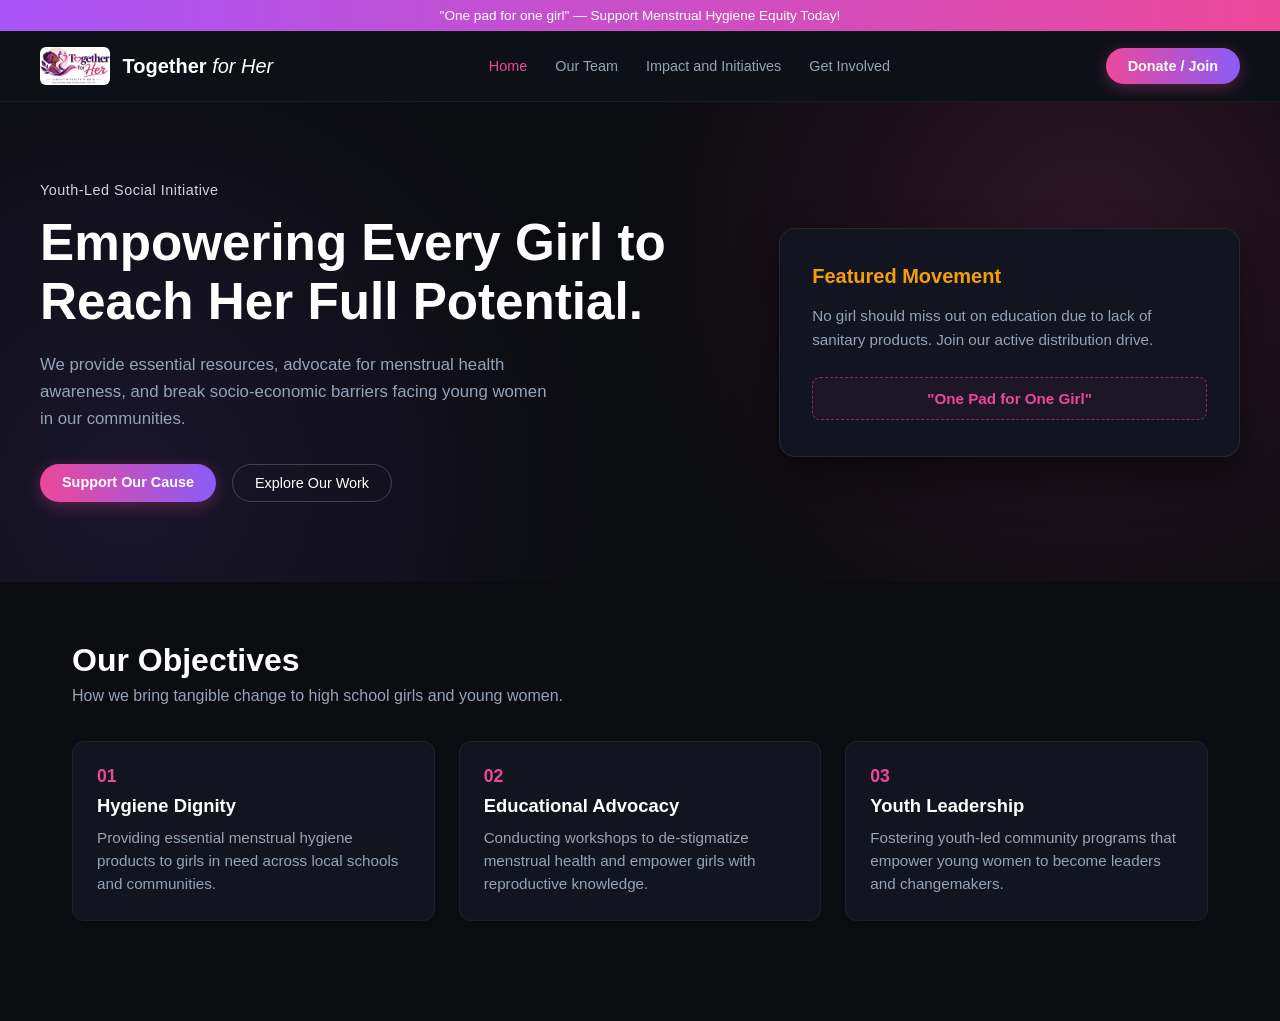
<file: index.html>
<!DOCTYPE html>
<html lang="en">
<head>
    <meta charset="UTF-8">
    <meta name="viewport" content="width=device-width, initial-scale=1.0">
    <title>Together for Her</title>
    <style>
        * {
            box-sizing: border-box;
            margin: 0;
            padding: 0;
        }

        body {
            background-color: #0b0c10;
            color: #ffffff;
            font-family: -apple-system, BlinkMacSystemFont, "Segoe UI", Roboto, Helvetica, Arial, sans-serif;
            min-height: 100vh;
        }

        /* TOP ANNOUNCEMENT BANNER */
        .top-banner {
            background: linear-gradient(90deg, #a855f7 0%, #ec4899 100%);
            color: #ffffff;
            text-align: center;
            padding: 8px 12px;
            font-size: 0.85rem;
            font-weight: 500;
        }

        /* NAVBAR */
        .navbar {
            background-color: #0e1017;
            padding: 16px 32px;
            border-bottom: 1px solid rgba(255, 255, 255, 0.05);
        }

        .nav-container {
            max-width: 1200px;
            margin: 0 auto;
            display: flex;
            justify-content: space-between;
            align-items: center;
        }

        .brand {
            display: flex;
            align-items: center;
            gap: 12px;
            text-decoration: none;
            color: #ffffff;
        }

        .nav-logo {
            height: 38px;
            width: auto;
            border-radius: 6px;
        }

        .brand-text {
            font-size: 1.25rem;
            font-weight: 700;
        }

        .brand-text i {
            font-style: italic;
            font-weight: 300;
        }

        .nav-links {
            display: flex;
            list-style: none;
            gap: 28px;
        }

        .nav-links a {
            color: #94a3b8;
            text-decoration: none;
            font-size: 0.9rem;
            transition: color 0.2s ease;
        }

        .nav-links a:hover,
        .nav-links a.active {
            color: #ec4899;
        }

        /* BUTTONS */
        .btn-gradient {
            background: linear-gradient(90deg, #ec4899 0%, #8b5cf6 100%);
            color: #ffffff;
            text-decoration: none;
            padding: 10px 22px;
            border-radius: 9999px;
            font-weight: 600;
            font-size: 0.9rem;
            display: inline-block;
            box-shadow: 0 4px 15px rgba(236, 72, 153, 0.3);
            transition: transform 0.1s ease, opacity 0.2s ease;
        }

        .btn-gradient:hover {
            opacity: 0.95;
            transform: translateY(-1px);
        }

        .btn-outline {
            background-color: transparent;
            border: 1px solid rgba(255, 255, 255, 0.2);
            color: #ffffff;
            text-decoration: none;
            padding: 10px 22px;
            border-radius: 9999px;
            font-weight: 500;
            font-size: 0.9rem;
            display: inline-block;
            transition: background-color 0.2s ease;
        }

        .btn-outline:hover {
            background-color: rgba(255, 255, 255, 0.05);
        }

        /* HERO SECTION */
        .hero-section {
            background: radial-gradient(circle at 85% 30%, rgba(236, 72, 153, 0.15) 0%, transparent 40%),
                        radial-gradient(circle at 10% 80%, rgba(139, 92, 246, 0.12) 0%, transparent 40%);
            padding: 80px 32px;
        }

        .hero-container {
            max-width: 1200px;
            margin: 0 auto;
            display: grid;
            grid-template-columns: 1.2fr 0.8fr;
            gap: 48px;
            align-items: center;
        }

        .sub-heading {
            color: #cbd5e1;
            font-size: 0.9rem;
            letter-spacing: 0.5px;
            display: block;
            margin-bottom: 16px;
        }

        .hero-title {
            font-size: 3.2rem;
            line-height: 1.15;
            font-weight: 800;
            color: #ffffff;
            margin-bottom: 20px;
        }

        .hero-description {
            color: #94a3b8;
            font-size: 1.05rem;
            line-height: 1.6;
            margin-bottom: 32px;
            max-width: 520px;
        }

        .hero-buttons {
            display: flex;
            gap: 16px;
        }

        /* FEATURED CARD */
        .featured-card {
            background-color: #121520;
            border: 1px solid rgba(255, 255, 255, 0.08);
            border-radius: 16px;
            padding: 36px 32px;
            box-shadow: 0 20px 40px rgba(0, 0, 0, 0.5);
        }

        .card-title {
            color: #f59e0b;
            font-size: 1.25rem;
            font-weight: 700;
            margin-bottom: 16px;
        }

        .card-text {
            color: #94a3b8;
            font-size: 0.95rem;
            line-height: 1.6;
            margin-bottom: 24px;
        }

        .card-badge {
            border: 1px dashed rgba(236, 72, 153, 0.5);
            background-color: rgba(236, 72, 153, 0.05);
            color: #ec4899;
            text-align: center;
            padding: 12px;
            border-radius: 8px;
            font-weight: 600;
            font-size: 0.95rem;
        }

        /* OBJECTIVES SECTION */
        .objectives-section {
            max-width: 1200px;
            margin: 0 auto;
            padding: 60px 32px 100px;
        }

        .section-title {
            font-size: 2rem;
            font-weight: 700;
            margin-bottom: 8px;
        }

        .section-subtitle {
            color: #94a3b8;
            margin-bottom: 36px;
            font-size: 1rem;
        }

        .objectives-grid {
            display: grid;
            grid-template-columns: repeat(auto-fit, minmax(300px, 1fr));
            gap: 24px;
        }

        .objective-card {
            background: #121520;
            border: 1px solid rgba(255, 255, 255, 0.05);
            padding: 24px;
            border-radius: 12px;
        }

        .objective-num {
            color: #ec4899;
            font-weight: 700;
            font-size: 1.1rem;
            margin-bottom: 8px;
            display: block;
        }

        .objective-card h3 {
            font-size: 1.15rem;
            margin-bottom: 10px;
        }

        .objective-card p {
            color: #94a3b8;
            font-size: 0.95rem;
            line-height: 1.5;
        }
    </style>
</head>
<body>

    <!-- TOP ANNOUNCEMENT BANNER -->
    <div class="top-banner">
        "One pad for one girl" — Support Menstrual Hygiene Equity Today!
    </div>

    <!-- NAVBAR -->
    <nav class="navbar">
        <div class="nav-container">
            <a href="index.html" class="brand">
                <img src="images/logo.png" alt="Together for Her Logo" class="nav-logo" onerror="this.style.display='none'">
                <span class="brand-text">Together <i>for Her</i></span>
            </a>
            
            <ul class="nav-links">
                <li><a href="index.html" class="active">Home</a></li>
                <li><a href="team.html">Our Team</a></li>
                <li><a href="impact.html">Impact and Initiatives</a></li>
                <li><a href="contact.html">Get Involved</a></li>
            </ul>

            <a href="contact.html" class="btn-gradient">Donate / Join</a>
        </div>
    </nav>

    <!-- HERO SECTION -->
    <section class="hero-section">
        <div class="hero-container">
            
            <div class="hero-left">
                <span class="sub-heading">Youth-Led Social Initiative</span>
                <h1 class="hero-title">Empowering Every Girl to Reach Her Full Potential.</h1>
                <p class="hero-description">
                    We provide essential resources, advocate for menstrual health awareness, and break socio-economic barriers facing young women in our communities.
                </p>
                <div class="hero-buttons">
                    <a href="contact.html" class="btn-gradient">Support Our Cause</a>
                    <a href="impact.html" class="btn-outline">Explore Our Work</a>
                </div>
            </div>

            <div class="hero-right">
                <div class="featured-card">
                    <h3 class="card-title">Featured Movement</h3>
                    <p class="card-text">
                        No girl should miss out on education due to lack of sanitary products. Join our active distribution drive.
                    </p>
                    <div class="card-badge">
                        "One Pad for One Girl"
                    </div>
                </div>
            </div>

        </div>
    </section>

    <!-- OUR OBJECTIVES SECTION -->
    <section class="objectives-section">
        <h2 class="section-title">Our Objectives</h2>
        <p class="section-subtitle">How we bring tangible change to high school girls and young women.</p>

        <div class="objectives-grid">
            <div class="objective-card">
                <span class="objective-num">01</span>
                <h3>Hygiene Dignity</h3>
                <p>Providing essential menstrual hygiene products to girls in need across local schools and communities.</p>
            </div>

            <div class="objective-card">
                <span class="objective-num">02</span>
                <h3>Educational Advocacy</h3>
                <p>Conducting workshops to de-stigmatize menstrual health and empower girls with reproductive knowledge.</p>
            </div>

            <div class="objective-card">
                <span class="objective-num">03</span>
                <h3>Youth Leadership</h3>
                <p>Fostering youth-led community programs that empower young women to become leaders and changemakers.</p>
            </div>
        </div>
    </section>

    <script src="js/main.js"></script>
</body>
</html>
</file>
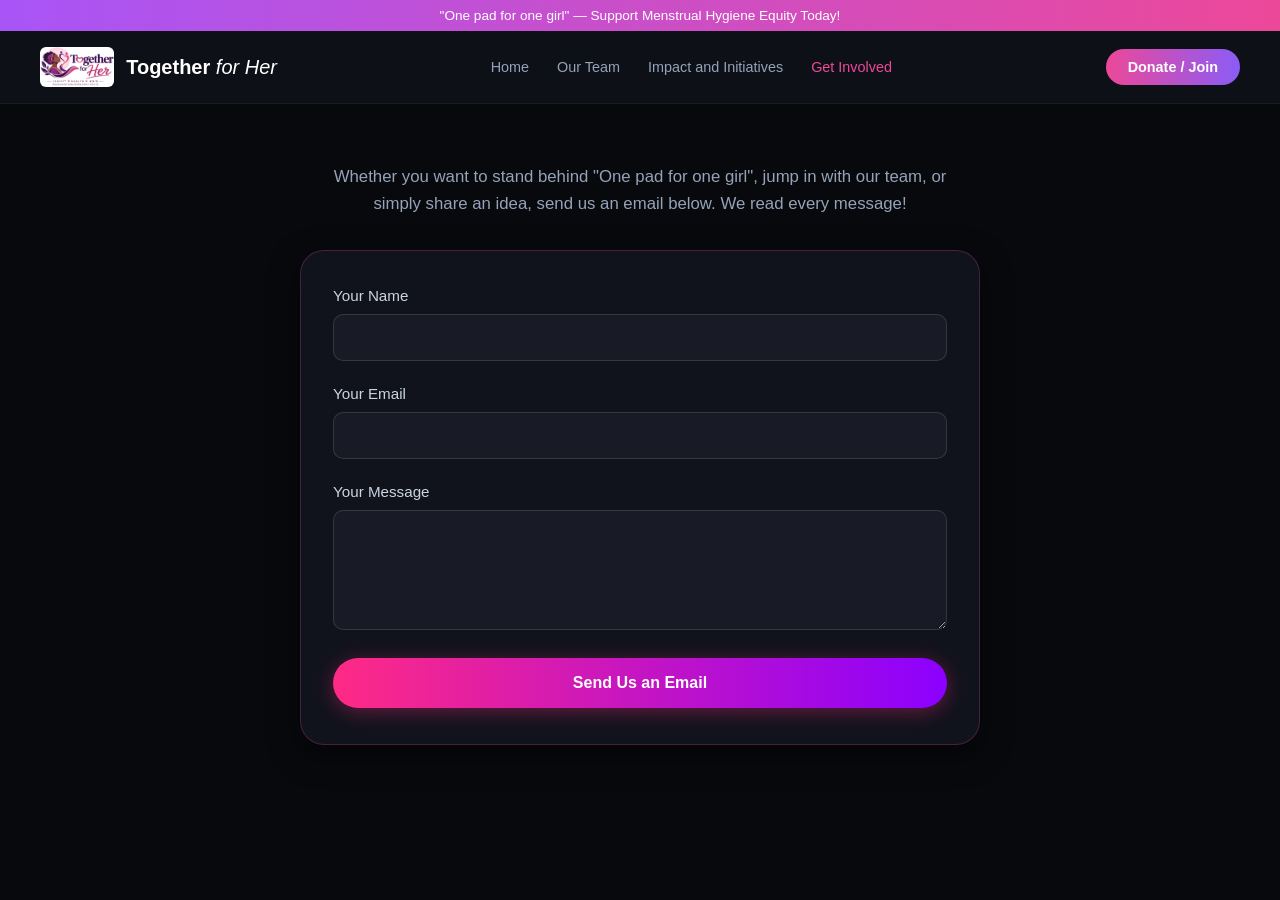
<file: contact.html>
<!DOCTYPE html>
<html lang="en">
<head>
    <meta charset="UTF-8">
    <meta name="viewport" content="width=device-width, initial-scale=1.0">
    <title>Get Involved | Together for Her</title>
    <style>
        * { box-sizing: border-box; margin: 0; padding: 0; }
        img { max-width: 100%; height: auto; }
        
        body { 
            background-color: #08090d; 
            color: #ffffff; 
            font-family: -apple-system, BlinkMacSystemFont, "Segoe UI", Roboto, Helvetica, Arial, sans-serif; 
            min-height: 100vh; 
        }

        .top-banner { 
            background: linear-gradient(90deg, #a855f7 0%, #ec4899 100%); 
            color: #ffffff; 
            text-align: center; 
            padding: 8px 12px; 
            font-size: 0.85rem; 
            font-weight: 500; 
        }

        .navbar { 
            background-color: #0e1017; 
            padding: 16px 32px; 
            border-bottom: 1px solid rgba(255, 255, 255, 0.05); 
        }

        .nav-container { 
            max-width: 1200px; 
            margin: 0 auto; 
            display: flex; 
            justify-content: space-between; 
            align-items: center; 
        }

        .brand { 
            display: flex; 
            align-items: center; 
            gap: 12px; 
            text-decoration: none; 
            color: #ffffff; 
        }

        .nav-logo { 
            height: 40px !important; 
            max-height: 40px !important;
            width: auto !important; 
            max-width: 150px !important; 
            object-fit: contain; 
            border-radius: 6px; 
        }

        .brand-text { 
            font-size: 1.25rem; 
            font-weight: 700; 
        }

        .brand-text i { 
            font-style: italic; 
            font-weight: 300; 
        }

        .nav-links { 
            display: flex; 
            list-style: none; 
            gap: 28px; 
        }

        .nav-links a { 
            color: #94a3b8; 
            text-decoration: none; 
            font-size: 0.9rem; 
            transition: color 0.2s ease; 
        }

        .nav-links a:hover, 
        .nav-links a.active { 
            color: #ec4899; 
        }

        .btn-nav { 
            background: linear-gradient(90deg, #ec4899 0%, #8b5cf6 100%); 
            color: #ffffff; 
            text-decoration: none; 
            padding: 10px 22px; 
            border-radius: 9999px; 
            font-weight: 600; 
            font-size: 0.9rem; 
            display: inline-block; 
        }

        /* CONTACT SECTION */
        .hero-section { 
            padding: 60px 20px; 
            max-width: 720px; 
            margin: 0 auto; 
            text-align: center;
        }

        .contact-desc { 
            color: #94a3b8; 
            font-size: 1.05rem; 
            line-height: 1.6; 
            margin-bottom: 32px; 
            max-width: 650px;
            margin-left: auto;
            margin-right: auto;
        }

        .contact-card { 
            background-color: #11131c; 
            border: 1px solid rgba(236, 72, 153, 0.25); 
            border-radius: 24px; 
            padding: 36px 32px; 
            text-align: left;
            box-shadow: 0 10px 30px rgba(0, 0, 0, 0.5);
        }

        .form-group { 
            margin-bottom: 24px; 
        }

        .form-group label { 
            display: block; 
            font-size: 0.95rem; 
            color: #cbd5e1; 
            margin-bottom: 10px; 
            font-weight: 500; 
        }

        .form-control { 
            width: 100%; 
            padding: 14px 18px; 
            border-radius: 10px; 
            border: 1px solid rgba(255, 255, 255, 0.12); 
            background: #181b26; 
            color: #ffffff; 
            font-size: 0.95rem; 
            outline: none; 
            transition: border-color 0.2s ease, box-shadow 0.2s ease;
        }

        .form-control:focus { 
            border-color: #ec4899; 
            box-shadow: 0 0 0 2px rgba(236, 72, 153, 0.2);
        }

        textarea.form-control {
            resize: vertical;
            min-height: 120px;
        }

        .btn-submit { 
            width: 100%;
            background: linear-gradient(90deg, #ff2a85 0%, #8b00ff 100%); 
            color: #ffffff; 
            padding: 16px; 
            border-radius: 9999px; 
            font-weight: 700; 
            font-size: 1rem; 
            border: none; 
            cursor: pointer; 
            box-shadow: 0 4px 20px rgba(255, 42, 133, 0.35);
            transition: transform 0.2s ease, box-shadow 0.2s ease;
        }

        .btn-submit:hover {
            transform: translateY(-1px);
            box-shadow: 0 6px 24px rgba(255, 42, 133, 0.5);
        }
    </style>
</head>
<body>

    <div class="top-banner">
        "One pad for one girl" — Support Menstrual Hygiene Equity Today!
    </div>

    <nav class="navbar">
        <div class="nav-container">
            <a href="index.html" class="brand">
                <img src="images/logo.png" alt="Together for Her Logo" class="nav-logo" onerror="this.style.display='none'">
                <span class="brand-text">Together <i>for Her</i></span>
            </a>
            
            <ul class="nav-links">
                <li><a href="index.html">Home</a></li>
                <li><a href="team.html">Our Team</a></li>
                <li><a href="impact.html">Impact and Initiatives</a></li>
                <li><a href="contact.html" class="active">Get Involved</a></li>
            </ul>

            <a href="contact.html" class="btn-nav">Donate / Join</a>
        </div>
    </nav>

    <section class="hero-section">
        <p class="contact-desc">
            Whether you want to stand behind "One pad for one girl", jump in with our team, or simply share an idea, send us an email below. We read every message!
        </p>

        <div class="contact-card">
            <form action="https://formspree.io/f/YOUR_FORM_ID" method="POST">
                <div class="form-group">
                    <label>Your Name</label>
                    <input type="text" name="name" class="form-control" placeholder="" required>
                </div>

                <div class="form-group">
                    <label>Your Email</label>
                    <input type="email" name="email" class="form-control" placeholder="" required>
                </div>

                <div class="form-group">
                    <label>Your Message</label>
                    <textarea name="message" rows="4" class="form-control" placeholder="" required></textarea>
                </div>

                <button type="submit" class="btn-submit">Send Us an Email</button>
            </form>
        </div>
    </section>

</body>
</html>
</file>
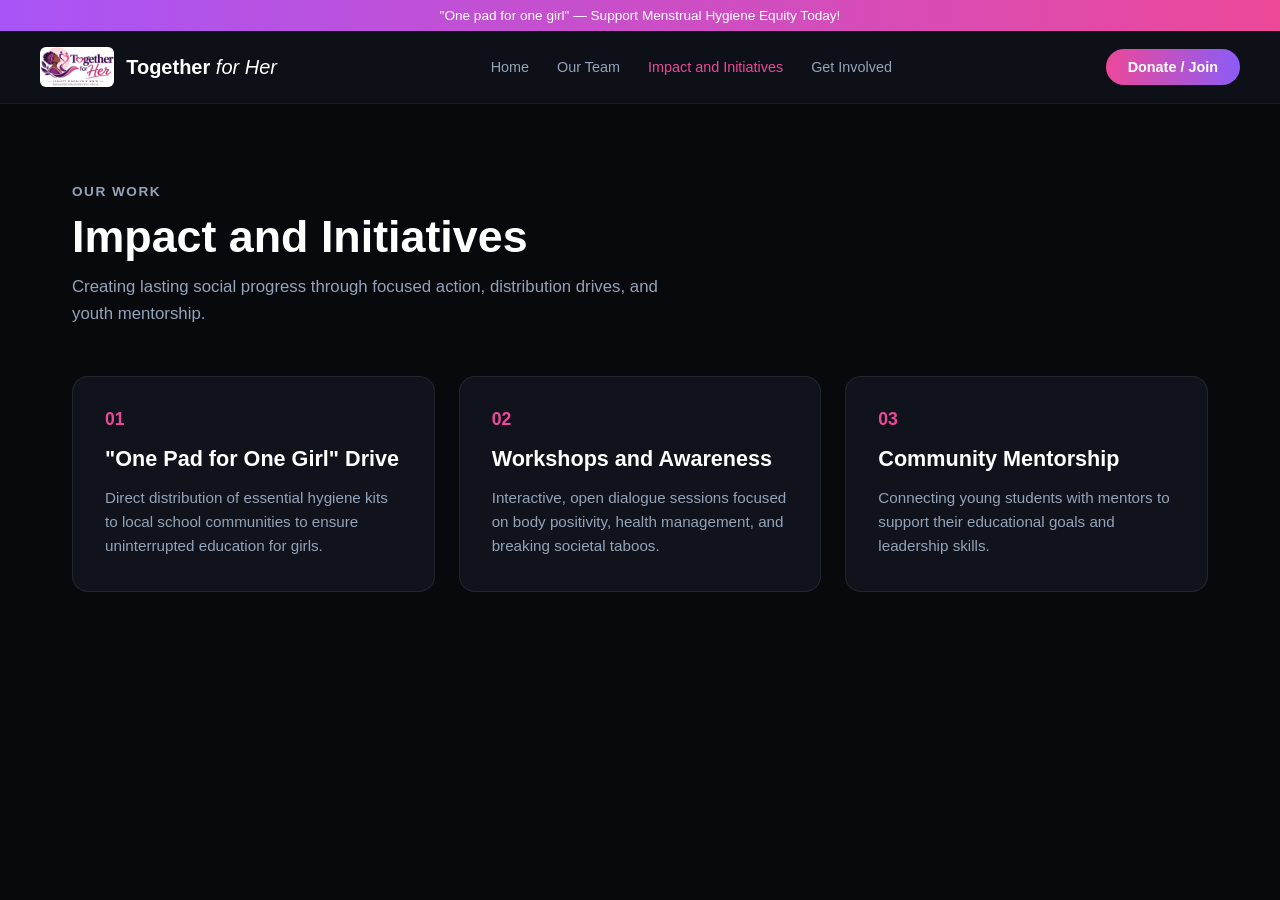
<file: impact.html>
<!DOCTYPE html>
<html lang="en">
<head>
    <meta charset="UTF-8">
    <meta name="viewport" content="width=device-width, initial-scale=1.0">
    <title>Impact & Initiatives | Together for Her</title>
    <style>
        * { box-sizing: border-box; margin: 0; padding: 0; }
        img { max-width: 100%; height: auto; }

        body { 
            background-color: #08090d; 
            color: #ffffff; 
            font-family: -apple-system, BlinkMacSystemFont, "Segoe UI", Roboto, Helvetica, Arial, sans-serif; 
            min-height: 100vh; 
        }

        .top-banner { 
            background: linear-gradient(90deg, #a855f7 0%, #ec4899 100%); 
            color: #ffffff; 
            text-align: center; 
            padding: 8px 12px; 
            font-size: 0.85rem; 
            font-weight: 500; 
        }

        .navbar { 
            background-color: #0e1017; 
            padding: 16px 32px; 
            border-bottom: 1px solid rgba(255, 255, 255, 0.05); 
        }

        .nav-container { 
            max-width: 1200px; 
            margin: 0 auto; 
            display: flex; 
            justify-content: space-between; 
            align-items: center; 
        }

        .brand { 
            display: flex; 
            align-items: center; 
            gap: 12px; 
            text-decoration: none; 
            color: #ffffff; 
        }

        .nav-logo { 
            height: 40px !important; 
            max-height: 40px !important;
            width: auto !important; 
            max-width: 150px !important; 
            object-fit: contain; 
            border-radius: 6px; 
        }

        .brand-text { 
            font-size: 1.25rem; 
            font-weight: 700; 
        }

        .brand-text i { 
            font-style: italic; 
            font-weight: 300; 
        }

        .nav-links { 
            display: flex; 
            list-style: none; 
            gap: 28px; 
        }

        .nav-links a { 
            color: #94a3b8; 
            text-decoration: none; 
            font-size: 0.9rem; 
            transition: color 0.2s ease; 
        }

        .nav-links a:hover, 
        .nav-links a.active { 
            color: #ec4899; 
        }

        .btn-nav { 
            background: linear-gradient(90deg, #ec4899 0%, #8b5cf6 100%); 
            color: #ffffff; 
            text-decoration: none; 
            padding: 10px 22px; 
            border-radius: 9999px; 
            font-weight: 600; 
            font-size: 0.9rem; 
            display: inline-block; 
        }

        /* OBJECTIVES-STYLE GRID LAYOUT */
        .hero-section { 
            padding: 80px 32px; 
            max-width: 1200px; 
            margin: 0 auto; 
        }

        .sub-heading { 
            color: #94a3b8; 
            font-size: 0.85rem; 
            text-transform: uppercase; 
            letter-spacing: 1.5px; 
            display: block; 
            margin-bottom: 12px; 
            font-weight: 600;
        }

        .hero-title { 
            font-size: 2.8rem; 
            font-weight: 800; 
            margin-bottom: 12px; 
            color: #ffffff;
        }

        .hero-description { 
            color: #94a3b8; 
            font-size: 1.05rem; 
            line-height: 1.6; 
            max-width: 600px; 
            margin-bottom: 48px; 
        }

        .impact-grid { 
            display: grid; 
            grid-template-columns: repeat(auto-fit, minmax(300px, 1fr)); 
            gap: 24px; 
        }

        .impact-card { 
            background-color: #11131c; 
            border: 1px solid rgba(255, 255, 255, 0.08); 
            border-radius: 16px; 
            padding: 32px; 
            display: flex;
            flex-direction: column;
            justify-content: flex-start;
            transition: border-color 0.2s ease, transform 0.2s ease;
        }

        .impact-card:hover {
            border-color: rgba(236, 72, 153, 0.4);
            transform: translateY(-2px);
        }

        .card-number {
            color: #ec4899;
            font-size: 1.1rem;
            font-weight: 700;
            margin-bottom: 16px;
            display: block;
        }

        .impact-card h3 { 
            color: #ffffff; 
            font-size: 1.35rem; 
            font-weight: 700;
            margin-bottom: 14px; 
        }

        .impact-card p { 
            color: #94a3b8; 
            line-height: 1.6; 
            font-size: 0.95rem; 
        }
    </style>
</head>
<body>

    <div class="top-banner">"One pad for one girl" — Support Menstrual Hygiene Equity Today!</div>

    <nav class="navbar">
        <div class="nav-container">
            <a href="index.html" class="brand">
                <img src="images/logo.png" alt="Together for Her Logo" class="nav-logo" onerror="this.style.display='none'">
                <span class="brand-text">Together <i>for Her</i></span>
            </a>
            <ul class="nav-links">
                <li><a href="index.html">Home</a></li>
                <li><a href="team.html">Our Team</a></li>
                <li><a href="impact.html" class="active">Impact and Initiatives</a></li>
                <li><a href="contact.html">Get Involved</a></li>
            </ul>
            <a href="contact.html" class="btn-nav">Donate / Join</a>
        </div>
    </nav>

    <section class="hero-section">
        <span class="sub-heading">OUR WORK</span>
        <h1 class="hero-title">Impact and Initiatives</h1>
        <p class="hero-description">Creating lasting social progress through focused action, distribution drives, and youth mentorship.</p>

        <div class="impact-grid">
            <div class="impact-card">
                <span class="card-number">01</span>
                <h3>"One Pad for One Girl" Drive</h3>
                <p>Direct distribution of essential hygiene kits to local school communities to ensure uninterrupted education for girls.</p>
            </div>

            <div class="impact-card">
                <span class="card-number">02</span>
                <h3>Workshops and Awareness</h3>
                <p>Interactive, open dialogue sessions focused on body positivity, health management, and breaking societal taboos.</p>
            </div>

            <div class="impact-card">
                <span class="card-number">03</span>
                <h3>Community Mentorship</h3>
                <p>Connecting young students with mentors to support their educational goals and leadership skills.</p>
            </div>
        </div>
    </section>

</body>
</html>
</file>
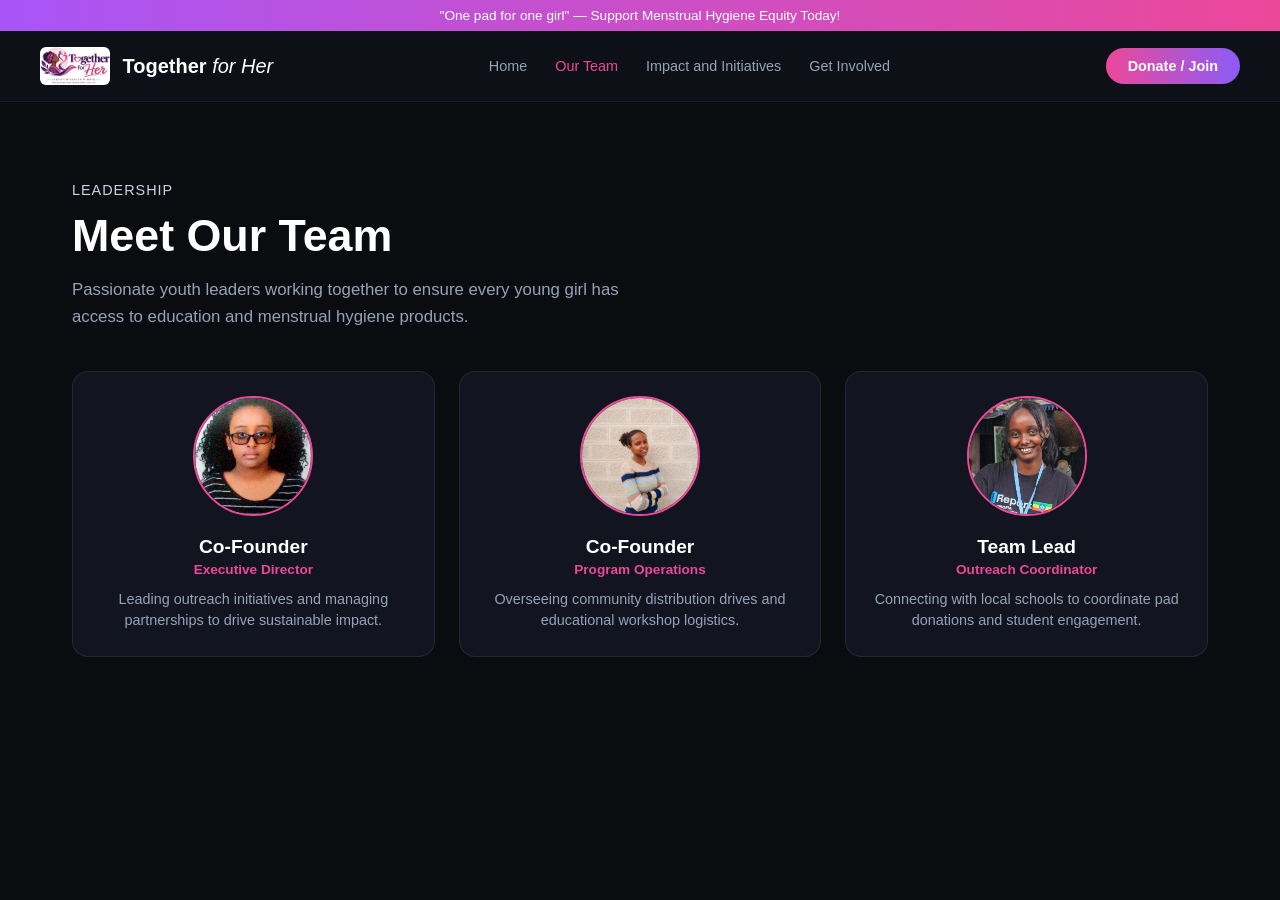
<file: team.html>
<!DOCTYPE html>
<html lang="en">
<head>
    <meta charset="UTF-8">
    <meta name="viewport" content="width=device-width, initial-scale=1.0">
    <title>Our Team | Together for Her</title>
    <style>
        * { box-sizing: border-box; margin: 0; padding: 0; }
        body { background-color: #0b0c10; color: #ffffff; font-family: -apple-system, BlinkMacSystemFont, "Segoe UI", Roboto, sans-serif; min-height: 100vh; }
        .top-banner { background: linear-gradient(90deg, #a855f7 0%, #ec4899 100%); color: #ffffff; text-align: center; padding: 8px 12px; font-size: 0.85rem; font-weight: 500; }
        .navbar { background-color: #0e1017; padding: 16px 32px; border-bottom: 1px solid rgba(255, 255, 255, 0.05); }
        .nav-container { max-width: 1200px; margin: 0 auto; display: flex; justify-content: space-between; align-items: center; }
        .brand { display: flex; align-items: center; gap: 12px; text-decoration: none; color: #ffffff; }
        .nav-logo { height: 38px; width: auto; max-width: 150px; object-fit: contain; border-radius: 6px; }
        .brand-text { font-size: 1.25rem; font-weight: 700; }
        .brand-text i { font-style: italic; font-weight: 300; }
        .nav-links { display: flex; list-style: none; gap: 28px; }
        .nav-links a { color: #94a3b8; text-decoration: none; font-size: 0.9rem; transition: color 0.2s ease; }
        .nav-links a:hover, .nav-links a.active { color: #ec4899; }
        .btn-gradient { background: linear-gradient(90deg, #ec4899 0%, #8b5cf6 100%); color: #ffffff; text-decoration: none; padding: 10px 22px; border-radius: 9999px; font-weight: 600; font-size: 0.9rem; display: inline-block; }
        .hero-section { padding: 80px 32px; max-width: 1200px; margin: 0 auto; }
        .hero-title { font-size: 2.8rem; font-weight: 800; margin-bottom: 16px; }
        .sub-heading { color: #cbd5e1; font-size: 0.9rem; text-transform: uppercase; letter-spacing: 1px; display: block; margin-bottom: 12px; }
        .hero-description { color: #94a3b8; font-size: 1.05rem; line-height: 1.6; max-width: 600px; margin-bottom: 40px; }
        .team-grid { display: grid; grid-template-columns: repeat(auto-fit, minmax(280px, 1fr)); gap: 24px; }
        .team-card { background: #121520; border: 1px solid rgba(255, 255, 255, 0.08); border-radius: 16px; padding: 24px; text-align: center; }
        .team-img { width: 120px; height: 120px; border-radius: 50%; object-fit: cover; margin-bottom: 16px; border: 2px solid #ec4899; }
        .team-name { font-size: 1.2rem; font-weight: 700; margin-bottom: 4px; }
        .team-role { color: #ec4899; font-size: 0.85rem; font-weight: 600; margin-bottom: 12px; display: block; }
        .team-bio { color: #94a3b8; font-size: 0.9rem; line-height: 1.5; }
    </style>
</head>
<body>

    <div class="top-banner">"One pad for one girl" — Support Menstrual Hygiene Equity Today!</div>

    <nav class="navbar">
        <div class="nav-container">
            <a href="index.html" class="brand">
                <img src="images/logo.png" alt="Together for Her Logo" class="nav-logo">
                <span class="brand-text">Together <i>for Her</i></span>
            </a>
            <ul class="nav-links">
                <li><a href="index.html">Home</a></li>
                <li><a href="team.html" class="active">Our Team</a></li>
                <li><a href="impact.html">Impact and Initiatives</a></li>
                <li><a href="contact.html">Get Involved</a></li>
            </ul>
            <a href="contact.html" class="btn-gradient">Donate / Join</a>
        </div>
    </nav>

    <section class="hero-section">
        <span class="sub-heading">Leadership</span>
        <h1 class="hero-title">Meet Our Team</h1>
        <p class="hero-description">Passionate youth leaders working together to ensure every young girl has access to education and menstrual hygiene products.</p>

        <div class="team-grid">
            <div class="team-card">
                <img src="images/member1.jpg" alt="Team Member" class="team-img" onerror="this.src='https://via.placeholder.com/120'">
                <h3 class="team-name">Co-Founder</h3>
                <span class="team-role">Executive Director</span>
                <p class="team-bio">Leading outreach initiatives and managing partnerships to drive sustainable impact.</p>
            </div>
            <div class="team-card">
                <img src="images/member2.jpg" alt="Team Member" class="team-img" onerror="this.src='https://via.placeholder.com/120'">
                <h3 class="team-name">Co-Founder</h3>
                <span class="team-role">Program Operations</span>
                <p class="team-bio">Overseeing community distribution drives and educational workshop logistics.</p>
            </div>
            <div class="team-card">
                <img src="images/member3.jpg" alt="Team Member" class="team-img" onerror="this.src='https://via.placeholder.com/120'">
                <h3 class="team-name">Team Lead</h3>
                <span class="team-role">Outreach Coordinator</span>
                <p class="team-bio">Connecting with local schools to coordinate pad donations and student engagement.</p>
            </div>
        </div>
    </section>

</body>
</html>
</file>
